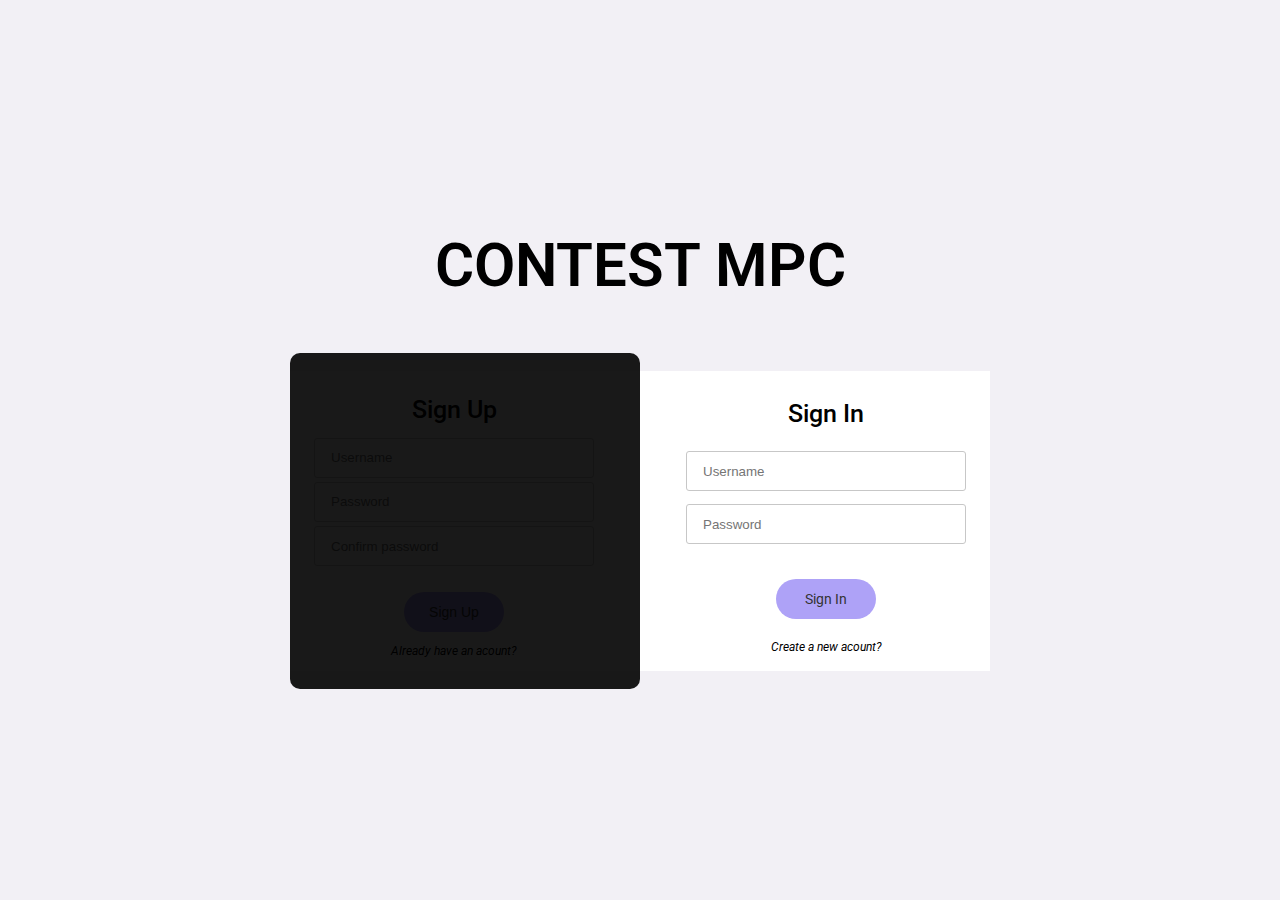
<file: index.html>
<!DOCTYPE html>
<html lang="en">
<head>
    <meta charset="UTF-8">
    <meta http-equiv="X-UA-Compatible" content="IE=edge">
    <meta name="viewport" content="width=device-width, initial-scale=1.0">
    <link rel="stylesheet" href="./assets/css/index.css">
    <link rel="stylesheet" href="./assets/css/base.css">
    <link rel="stylesheet" href="https://cdnjs.cloudflare.com/ajax/libs/font-awesome/6.1.0/css/all.min.css" integrity="sha512-10/jx2EXwxxWqCLX/hHth/vu2KY3jCF70dCQB8TSgNjbCVAC/8vai53GfMDrO2Emgwccf2pJqxct9ehpzG+MTw==" crossorigin="anonymous" referrerpolicy="no-referrer" />
    <title>Đội 4</title>
</head>
<body>
    <div class="inner">
        <p class="header">CONTEST MPC</p>
        <div class="main">
            <div class="main__item-modal"></div>
            <div class="main__item main__item--sign-up">
                <p class="main__item-heading">Sign Up</p>
                <input type="text" class="main__item-input username" placeholder="Username">
                <input type="password" class="main__item-input password" placeholder="Password">
                <input type="password" class="main__item-input confirm-password" placeholder="Confirm password">
                <button id="sign-up" class="main__item-btn">Sign Up</button>
                <p class="main__item-turn">
                    <i id="turn-sign-in">Already have an acount?</i>
                </p>
            </div>

            <div class="main__item main__item--sign-in">
                <p class="main__item-heading">Sign In</p>
                <input type="text" class="main__item-input username" placeholder="Username">
                <input type="password" class="main__item-input password" placeholder="Password">
                <a href="#" id="sign-in" class="main__item-btn">Sign In</a>
                <p class="main__item-turn">
                    <i id="turn-sign-up">Create a new acount?</i>
                </p>
            </div>
        </div>
    </div>
    <!-- Toast alert -->
    <div id="toast"></div>
    <script src="./assets/js/index.js"></script>
</body>
</html>
</file>
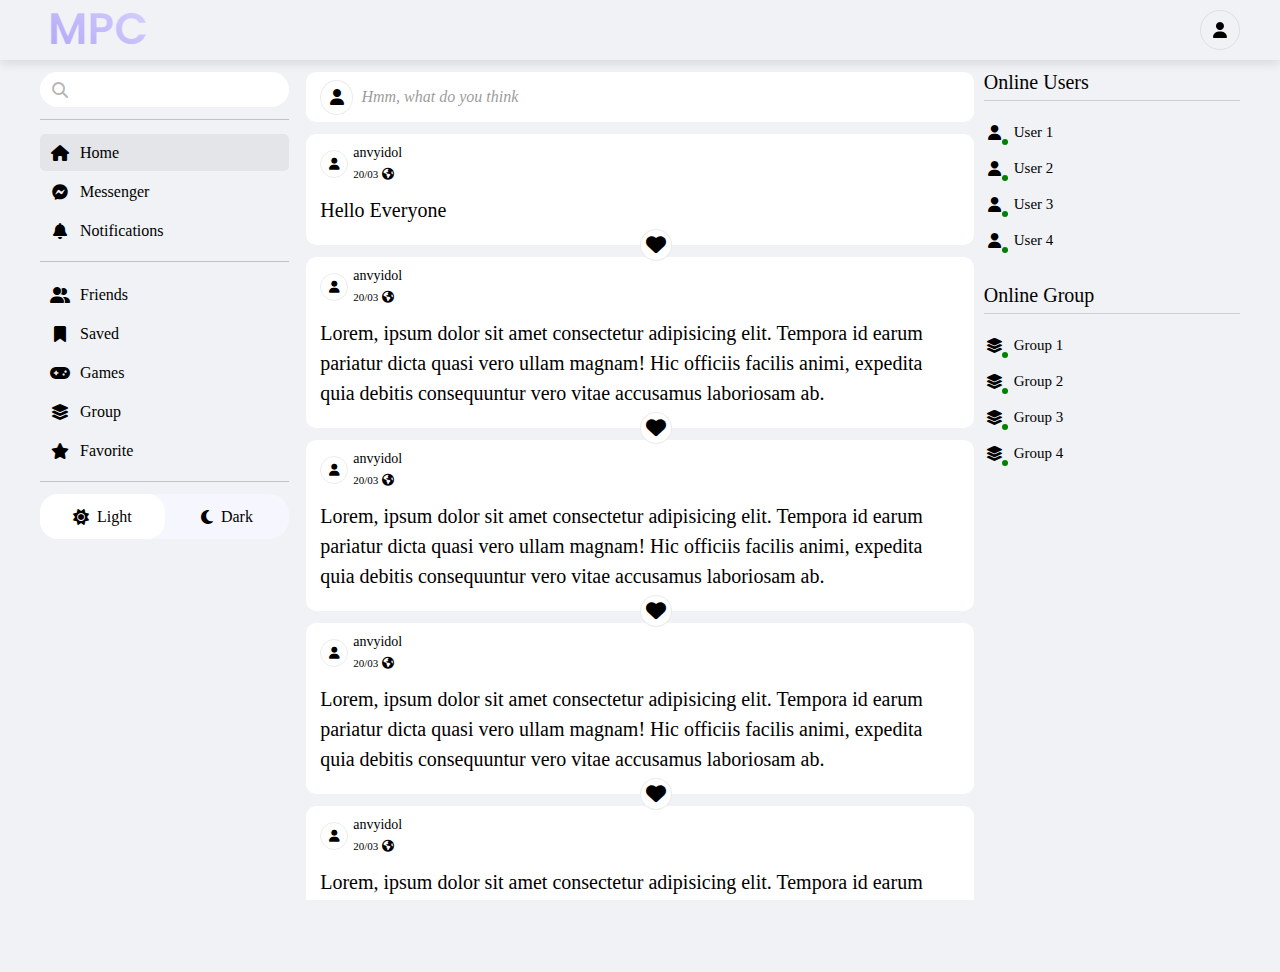
<file: homepage.html>
<!DOCTYPE html>
<html lang="en">
  <head>
    <meta charset="UTF-8" />
    <meta http-equiv="X-UA-Compatible" content="IE=edge" />
    <meta name="viewport" content="width=device-width, initial-scale=1.0" />
    <title>Document</title>
    <link rel="stylesheet" href="./assets/css/homepage.css" />
    <link rel="stylesheet" href="./assets/css/homepagereset.css" />
    <link
      rel="stylesheet"
      href="https://cdnjs.cloudflare.com/ajax/libs/font-awesome/6.1.0/css/all.min.css"
    />
    <link
      href="https://fonts.googleapis.com/css2?fgjtamily=Poppins:wght@300;400;500;600&family=Roboto:ital,wght@0,100;0,300;0,400;0,500;0,700;0,900;1,300&display=swap"
      rel="stylesheet"
    />
  </head>
  <body>
    <div id="wrapper">
      <header class="header">
        <div class="container header__inner">
          <div class="header-logo">
            <img src="./assets/img/Capture.png" alt="" />
          </div>
          <div class="header-user">
            <i class="fas fa-user"></i>
            <div class="header-user-child">
              <div class="header-child-box">
                <i class="fa-solid fa-user-pen"></i>
                <span>Edit profile</span>
              </div>
              <div class="header-child-box">
                <i class="fas fa-sign-out"></i>
                <a href="./index.html">Logout</a>
              </div>
            </div>
          </div>
        </div>
      </header>
      <main class="main">
        <div class="container">
          <div class="main__inner">
            <nav class="main__nav main__item">
              <div class="main__nav-container">
                <div class="main__nav-input">
                  <input type="text" />
                  <span>
                    <i class="fa-solid fa-magnifying-glass"></i>
                  </span>
                </div>
              </div>
              <div class="main__nav-item">
                <div class="main__nav-box main__nav-color">
                  <i class="fa-solid fa-house main__nav-icon"></i>
                  <span class="main__nav-text">Home</span>
                </div>
                <div class="main__nav-box">
                  <i class="fa-brands fa-facebook-messenger main__nav-icon"></i>
                  <span class="main__nav-text">Messenger</span>
                </div>
                <div class="main__nav-box">
                  <i class="fa-solid fa-bell main__nav-icon"></i>
                  <span class="main__nav-text">Notifications</span>
                </div>
              </div>
              <div class="main__nav-item">
                <div class="main__nav-box">
                  <i class="fa-solid fa-user-group main__nav-icon"></i>
                  <span class="main__nav-text">Friends</span>
                </div>
                <div class="main__nav-box">
                  <i class="fa-solid fa-bookmark main__nav-icon"></i>
                  <span class="main__nav-text">Saved</span>
                </div>
                <div class="main__nav-box">
                  <i class="fa-solid fa-gamepad main__nav-icon"></i>
                  <span class="main__nav-text">Games</span>
                </div>
                <div class="main__nav-box">
                  <i class="fa-solid fa-layer-group main__nav-icon"></i>
                  <span class="main__nav-text">Group</span>
                </div>
                <div class="main__nav-box">
                  <i class="fa-solid fa-star main__nav-icon"></i>
                  <span class="main__nav-text">Favorite</span>
                </div>
              </div>
              <div class="main__nav-item">
                <div class="main__nav-mode">
                  <div class="mode-light mode-item active">
                    <i class="fa-solid fa-sun"></i>
                    <span>Light</span>
                  </div>
                  <div class="mode-dark mode-item">
                    <i class="fa-solid fa-moon"></i>
                    <span>Dark</span>
                  </div>
                </div>
              </div>
            </nav>
            <div class="main__content main__item">
              <div class="main__content-input">
                <div class="input-user">
                  <i class="fas fa-user"></i>
                </div>
                <span class="input-placeholder">Hmm, what do you think </span>
              </div>
              <div class="main__content-container">
                <div class="main__content-info">
                  <div class="info-user">
                    <i class="fas fa-user"></i>
                  </div>
                  <div class="main__content-info-box">
                    <p class="info-name">anvyidol</p>
                    <span class="info-date">20/03</span>
                    <i class="fa-solid fa-earth-americas info-icon"></i>
                  </div>
                  <div class="main__content-delete">
                    <i class="fa-solid fa-trash"></i>
                  </div>
                </div>
                <div class="main__content-status">Hello Everyone</div>
                <div class="main__content-heart">
                  <i class="fa-solid fa-heart"></i>
                </div>
              </div>
              <div class="main__content-container">
                <div class="main__content-info">
                  <div class="info-user">
                    <i class="fas fa-user"></i>
                  </div>
                  <div class="main__content-info-box">
                    <p class="info-name">anvyidol</p>
                    <span class="info-date">20/03</span>
                    <i class="fa-solid fa-earth-americas info-icon"></i>
                  </div>
                </div>
                <div class="main__content-status">
                  Lorem, ipsum dolor sit amet consectetur adipisicing elit.
                  Tempora id earum pariatur dicta quasi vero ullam magnam! Hic
                  officiis facilis animi, expedita quia debitis consequuntur
                  vero vitae accusamus laboriosam ab.
                </div>
                <div class="main__content-heart">
                  <i class="fa-solid fa-heart"></i>
                </div>
              </div>
              <div class="main__content-container">
                <div class="main__content-info">
                  <div class="info-user">
                    <i class="fas fa-user"></i>
                  </div>
                  <div class="main__content-info-box">
                    <p class="info-name">anvyidol</p>
                    <span class="info-date">20/03</span>
                    <i class="fa-solid fa-earth-americas info-icon"></i>
                  </div>
                </div>
                <div class="main__content-status">
                  Lorem, ipsum dolor sit amet consectetur adipisicing elit.
                  Tempora id earum pariatur dicta quasi vero ullam magnam! Hic
                  officiis facilis animi, expedita quia debitis consequuntur
                  vero vitae accusamus laboriosam ab.
                </div>
                <div class="main__content-heart">
                  <i class="fa-solid fa-heart"></i>
                </div>
              </div>
              <div class="main__content-container">
                <div class="main__content-info">
                  <div class="info-user">
                    <i class="fas fa-user"></i>
                  </div>
                  <div class="main__content-info-box">
                    <p class="info-name">anvyidol</p>
                    <span class="info-date">20/03</span>
                    <i class="fa-solid fa-earth-americas info-icon"></i>
                  </div>
                </div>
                <div class="main__content-status">
                  Lorem, ipsum dolor sit amet consectetur adipisicing elit.
                  Tempora id earum pariatur dicta quasi vero ullam magnam! Hic
                  officiis facilis animi, expedita quia debitis consequuntur
                  vero vitae accusamus laboriosam ab.
                </div>
                <div class="main__content-heart">
                  <i class="fa-solid fa-heart"></i>
                </div>
              </div>
              <div class="main__content-container">
                <div class="main__content-info">
                  <div class="info-user">
                    <i class="fas fa-user"></i>
                  </div>
                  <div class="main__content-info-box">
                    <p class="info-name">anvyidol</p>
                    <span class="info-date">20/03</span>
                    <i class="fa-solid fa-earth-americas info-icon"></i>
                  </div>
                </div>
                <div class="main__content-status">
                  Lorem, ipsum dolor sit amet consectetur adipisicing elit.
                  Tempora id earum pariatur dicta quasi vero ullam magnam! Hic
                  officiis facilis animi, expedita quia debitis consequuntur
                  vero vitae accusamus laboriosam ab.
                </div>
                <div class="main__content-heart">
                  <i class="fa-solid fa-heart"></i>
                </div>
              </div>
            </div>
            <div class="main__user main__item">
              <div class="main__user-container">
                <h2>Online Users</h2>
                <div class="main__user-box">
                  <div class="main__user-member">
                    <div class="member-user">
                      <i class="fas fa-user"></i>
                    </div>
                    <span>User 1</span>
                  </div>
                  <div class="main__user-member">
                    <div class="member-user">
                      <i class="fas fa-user"></i>
                    </div>
                    <span>User 2</span>
                  </div>
                  <div class="main__user-member">
                    <div class="member-user">
                      <i class="fas fa-user"></i>
                    </div>
                    <span>User 3</span>
                  </div>
                  <div class="main__user-member">
                    <div class="member-user">
                      <i class="fas fa-user"></i>
                    </div>
                    <span>User 4</span>
                  </div>
                </div>
              </div>
              <div class="main__user-container">
                <h2>Online Group</h2>
                <div class="main__user-box">
                  <div class="main__user-member">
                    <div class="member-user">
                      <i class="fa-solid fa-layer-group main__nav-icon"></i>
                    </div>
                    <span>Group 1</span>
                  </div>
                  <div class="main__user-member">
                    <div class="member-user">
                      <i class="fa-solid fa-layer-group main__nav-icon"></i>
                    </div>
                    <span>Group 2</span>
                  </div>
                  <div class="main__user-member">
                    <div class="member-user">
                      <i class="fa-solid fa-layer-group main__nav-icon"></i>
                    </div>
                    <span>Group 3</span>
                  </div>
                  <div class="main__user-member">
                    <div class="member-user">
                      <i class="fa-solid fa-layer-group main__nav-icon"></i>
                    </div>
                    <span>Group 4</span>
                  </div>
                </div>
              </div>
            </div>
          </div>
        </div>
      </main>
    </div>
    <div class="modal">
      <div class="modal-overplay"></div>
      <div class="modal-body">
        <div class="post-form">
          <div class="title-container">
            <h2 class="post-title">New Post</h2>
            <i class="fas fa-times"></i>
          </div>
          <textarea
            autofocus
            id="w3review"
            name="w3review"
            rows="4"
            cols="50"
          ></textarea>
          <div class="post-btn">
            <span>POST</span>
          </div>
        </div>
        <div class="delete-form">
          <div class="delete-form-container">
            <h2>Are you sure about that?</h2>
            <div class="delete-form-box">
              <span class="yes">Yes</span>
              <span class="no">No</span>
            </div>
          </div>
        </div>
      </div>
    </div>
    <script src="./assets/js/homepage.js"></script>
  </body>
</html>
</file>
<file: assets/css/index.css>
@import url('https://fonts.googleapis.com/css2?family=Roboto:ital,wght@0,100;0,300;0,400;0,500;0,700;1,300;1,400&display=swap');
:root {
    --width-modal: 50%;
}
* {
    margin: 0;
    padding: 0;
    box-sizing: border-box;
}

html {
    font-size: 62.5%;
    font-family: "Roboto";
}

body {
    display: flex;
    justify-content: center;
    align-items: center;
    height: 100vh;
    background-color: #f2f0f5;
}

.header {
    font-size: 6rem;
    font-weight: 600;
    text-align: center;
    margin-bottom: 70px;
}

.main {
    position: relative;
    display: flex;
    justify-content: space-between;
    width: 700px;
    height: 300px;
    background-color: #fff;
}

.main__item {
    display: flex;
    flex-direction: column;
    justify-content: space-around;
    align-items: center;
    padding: 0 24px;
    background-color: #fff;
    border-radius: 10px;
    transition: all 0.5s ease;
}

.main__item--sign-in {
    transform: translateX(0);
}

.main__item--sign-up {
    transform: translateX(0);
}

.main__item-modal {
    position: absolute;
    top: 0;
    left: 0;
    width: 50%;
    height: calc(100% + 36px);
    background-color: rgb(0, 0, 0, 0.9);
    border-radius: 10px;
    transition: all 0.5s ease-in-out;
    transform: translateY(-18px);
    z-index: 1;
}

.turn {
    left: 50%;
}

.main__item-heading {
    font-size: 2.5rem;
    font-weight: 500;
    margin-top: 12px;
}

.main__item-input {
    outline: none;
    border: 0.5px solid rgb(199, 199, 199);
    border-radius: 3px;
    width: 280px;
    height: 40px;
    padding: 10px 16px;
    margin: -10px 0;
}
.main__item-input:focus {
    outline: 0.01px solid #aea2f7
}

.main__item-btn {
    width: 100px;
    border: none;
    border-radius: 20px;
    padding: 12px 12px;
    text-align: center;
    text-decoration: none;
    font-size: 1.4rem;
    outline: none;
    background-color: #aea2f7;
    color: #333;
    cursor: pointer;
    margin: 12px;
}

.main__item-btn:hover {
    background-color: #9f90ff;
}

.main__item-turn {
    margin-top: -24px;
    font-size: 1.2rem;
    cursor: pointer;
}

.main__item-turn:hover {
    text-decoration: underline;
}

.main__item--sign-up {
    display: flex;
}

.main__item--sign-in {
    display: flex;
}
/* Toast alert */

#toast {
    position: fixed;
    top: 52px;
    right: 2%;
}

.toast {
    display: flex;
    align-items: center;
    width: 300px;
    background-color: #fff;
    padding: 12px 24px;
    margin-bottom: 12px;
    font-size: 1.4rem;
    border-left: 5px solid tomato;
    border-radius: 5px;
    box-shadow: 0px 2px 4px rgb(0, 0, 0, 0.2);
    animation: slideInLeft ease 0.3s, fadeOut linear 1s 3s forwards;
}

.toast__icon-alert {
    font-size: 2.5rem;
    color: tomato;
    margin-left: -12px;
}

.toast__content {
    margin-left: 12px;
    line-height: 2rem;
}

.toast__content-heading {
    font-weight: 600;
}

.toast__content-body {
    color: #333;
}


.toast__icon-exit {
    margin-left: auto;
    color: #999;
    cursor: pointer;
}

/* .toast--hide {
    display: none;
} */
</file>
<file: assets/css/base.css>
@keyframes slideInLeft {
    from {
        opacity: 0;
        transform: translateX(100px);
    }
    to {
        opacity: 1;
        transform: translateX(0);
    }
}

@keyframes fadeOut {
    to {
        opacity: 0;
    }
}

/* Mobile */
@media screen and (max-width: 480px) {
    body {
        overflow: hidden;
    }
    .main {
        width: fit-content;
        overflow: hidden;
    }
    .header {
        font-size: 4rem;
    }
    .main__item--sign-in {
        transform: translateX(0);
    }
    .main__item--sign-up {
        transform: translateX(0);
    }
    .main__item-modal {
        display: none;
    }
}
/* Tablet */
@media screen and (max-width: 768px) {
    .main {
        width: 450px;
        display: flex;
        justify-content: center;
        overflow: hidden;
    }
    .main__item--sign-in {
        transform: translateX(-50%);
    }
    .main__item--sign-up {
        transform: translateX(-100%);
    }
    .main__item-modal {
        display: none;
    }
    .main__item--sign-in {
        position: relative;
        left: 0;
    }
}
</file>
<file: assets/css/homepage.css>
* {
    box-sizing: inherit;
  }
  
  html {
    box-sizing: border-box;
  }
  
  body {
    font-size: 62.5%;
    font-family: "Roboto", sans-serif;
    line-height: 1;
    background-color: #f0f2f5;
    overflow-y: hidden;
  }
  
  .wrapper {
    max-width: 1920px;
    margin: 0 auto;
  }
  
  .container {
    max-width: 1230px;
    padding: 0 15px;
    margin: 0 auto;
  }
  
  .header {
    position: fixed;
    z-index: 10000;
    top: 0;
    width: 100%;
    box-shadow: 0px 5px 8px rgb(0 0 0 / 8%);
    background-color: #f0f2f5;
  }
  
  .header__inner {
    position: relative;
    height: 60px;
    display: flex;
    justify-content: space-between;
    align-items: center;
  }
  
  .header-user {
    width: 40px;
    height: 40px;
    border: 1px solid rgba(0, 0, 0, 8%);
    border-radius: 50%;
    display: flex;
    justify-content: center;
    align-items: center;
    cursor: pointer;
  }
  
  .header-user:hover .header-user-child {
    display: block;
    animation: grownth 0.3s ease;
  }
  
  .header-user i {
    font-size: 16px;
  }
  
  .header-user-child {
    display: none;
    position: absolute;
    top: 100%;
    right: 14px;
    width: 160px;
    padding: 10px 0;
    border-radius: 10px;
    background-color: #fff;
    transform-origin: calc(100% - 10px) top;
    animation: smaller 0.3s ease;
    will-change: opacity transform;
  }
  
  @keyframes grownth {
    from {
      opacity: 0;
      transform: scale(0);
    }
    to {
      opacity: 1;
      transform: scale(1);
    }
  }
  @keyframes smaller {
    from {
      opacity: 1;
      transform: scale(1);
    }
    to {
      opacity: 0;
      transform: scale(0);
    }
  }
  
  .header-user-child::before {
    content: "";
    position: absolute;
    top: -20px;
    right: 0;
    height: 20px;
    width: 100%;
    background-color: transparent;
  }
  
  .header-user-child::after {
    content: "";
    position: absolute;
    top: -18px;
    right: 11px;
    border-width: 10px;
    border-style: solid;
    border-color: transparent transparent #fff transparent;
  }
  
  .header-child-box {
    padding: 8px 10px;
  }
  
  .header-child-box:hover {
    cursor: pointer;
    background-color: rgba(0, 0, 0, 20%);
  }
  
  .header-child-box i {
    font-size: 14px;
  }
  
  .header-child-box span {
    font-size: 14px;
    padding-left: 6px;
  }
  
  .main {
    margin-top: 72px;
  }
  
  .main__inner {
    display: flex;
    margin: 0 -5px;
  }
  
  .main__item {
    padding: 0 5px;
    width: 22%;
    height: 100vh;
  }
  
  .main__content {
    width: 56%;
    height: calc(100vh - 72px);
    overflow-y: scroll;
  }
  
  .main__nav {
    padding-right: 12px;
  }
  
  .main__nav-input {
    width: 100%;
    position: relative;
  }
  
  .main__nav-container {
    padding-bottom: 12px;
  }
  
  .main__nav-input input {
    width: 100%;
    height: 35px;
    border-radius: 25px;
    border: 0px;
    padding-left: 40px;
  }
  
  .main__nav-input input:focus-visible {
    outline: none;
  }
  
  .main__nav-input span {
    position: absolute;
    left: 12px;
    top: 50%;
    transform: translateY(-50%);
  }
  
  .main__nav-input span i {
    font-size: 16px;
    user-select: none;
    color: rgba(0, 0, 0, 30%);
  }
  
  .main__nav-item {
    padding: 12px 0;
    border-top: 1px solid rgba(0, 0, 0, 20%);
  }
  
  .main__nav-box {
    display: flex;
    align-items: center;
    width: 100%;
    height: 37px;
    margin-top: 2px;
    border-radius: 5px;
  }
  
  .main__nav-box:hover {
    background-color: rgba(0, 0, 0, 5%);
    cursor: pointer;
  }
  
  .main__nav-icon {
    text-align: center;
    width: 40px;
    font-size: 16px;
    position: relative;
  }
  
  .main__nav-text {
    font-size: 16px;
    font-weight: 500;
  }
  
  .main__nav-color {
    background-color: rgba(0, 0, 0, 5%);
  }
  
  .main__nav-mode {
    display: flex;
    width: 100%;
    border-radius: 20px;
    background-color: #f6f6ff;
  }
  
  .mode-item {
    flex: 1;
    display: flex;
    justify-content: center;
    align-items: center;
    height: 45px;
  }
  
  .mode-item i {
    font-size: 16px;
  }
  
  .mode-item span {
    font-size: 16px;
    padding-left: 8px;
  }
  
  .mode-light.active {
    border-radius: 18px;
  
    background-color: white;
  }
  
  .mode-dark.active {
    border-radius: 18px;
  
    background-color: black;
  }
  
  .main__content-input {
    display: flex;
    align-items: center;
    height: 50px;
    padding: 12px 14px;
    border-radius: 10px;
    background-color: #fff;
  }
  
  .main__content-input .input-placeholder {
    display: block;
    width: 100%;
    padding-left: 8px;
    opacity: 0.4;
    font-size: 16px;
    font-style: italic;
    user-select: none;
    cursor: text;
  }
  
  .main__content-container {
    position: relative;
  
    margin-top: 12px;
    border-radius: 10px;
    padding: 12px 14px 20px;
  
    background-color: #fff;
  }
  
  .input-user {
    width: 35px;
    height: 35px;
    border: 1px solid rgba(0, 0, 0, 8%);
    border-radius: 50%;
    display: flex;
    justify-content: center;
    align-items: center;
  }
  
  .input-user i {
    font-size: 16px;
  }
  
  .main__content-info {
    display: flex;
    align-items: center;
    position: relative;
  }
  
  .main__content-info-box {
    padding-left: 5px;
  }
  
  .main__content-delete {
    display: none;
    position: absolute;
    top: 0;
    right: 0;
    cursor: pointer;
  }
  
  .main__content-delete.active {
    display: block;
  }
  
  .main__content-delete i {
    font-size: 14px;
  }
  
  .main__content-info .info-name {
    font-size: 14px;
    padding-bottom: 5px;
  }
  
  .main__content-info .info-date {
    font-size: 11px;
  }
  
  .main__content-info .info-date {
    font-size: 11px;
  }
  
  .main__content-info .info-icon {
    font-size: 12px;
  }
  
  .info-user {
    width: 28px;
    height: 28px;
    border: 1px solid rgba(0, 0, 0, 8%);
    border-radius: 50%;
    display: flex;
    justify-content: center;
    align-items: center;
  }
  
  .info-user i {
    font-size: 12px;
  }
  
  .main__content-status {
    padding-top: 14px;
    font-size: 20px;
    line-height: 1.5;
  }
  
  .main__content-heart {
    position: absolute;
    z-index: 20;
    bottom: -16px;
    left: 50%;
    width: 32px;
    height: 32px;
    border: 1px solid rgba(0, 0, 0, 8%);
    border-radius: 50%;
    display: flex;
    justify-content: center;
    align-items: center;
    background-color: #fff;
    cursor: pointer;
  }
  
  .main__content-heart i {
    font-size: 20px;
    transition: color 0.3s ease;
  }
  
  .member-user {
    position: relative;
    width: 22px;
    height: 22px;
    border-radius: 50%;
    display: flex;
    justify-content: center;
    align-items: center;
  }
  
  .member-user::after {
    position: absolute;
    bottom: -2px;
    right: -2px;
    content: "";
    width: 6px;
    height: 6px;
    border-radius: 50%;
    background-color: green;
  }
  
  .main__user-box {
    border-top: 1px solid rgba(0, 0, 0, 15%);
    padding: 20px 0;
  }
  
  .member-user i {
    font-size: 15px;
  }
  
  .main__user-member {
    display: flex;
    align-items: center;
    padding-bottom: 14px;
  }
  
  .main__user-container h2 {
    padding-bottom: 8px;
    font-size: 20px;
  }
  
  .main__user-member span {
    padding-left: 8px;
    font-size: 15px;
  }
  
  .modal-overplay {
    position: absolute;
    width: 100%;
    height: 100%;
  
    background-color: rgba(0, 0, 0, 0.4);
  }
  
  .modal {
    display: none;
    z-index: 99999;
  
    position: fixed;
    top: 0;
    left: 0;
    bottom: 0;
    right: 0;
  
    animation: fadeIn linear 0.1s;
  }
  
  .modal.active {
    display: flex;
  }
  
  .modal-overplay {
    position: absolute;
    width: 100%;
    height: 100%;
  
    background-color: rgba(0, 0, 0, 0.4);
  }
  .modal-body {
    position: absolute;
    width: 100%;
    height: 100%;
    display: flex;
  }
  
  .post-form {
    display: none;
    margin: auto;
    width: 400px;
    height: 260px;
    padding: 15px;
    border-radius: 15px;
    background-color: #fff;
    flex-direction: column;
    animation: scale ease 0.7s;
  }
  
  .post-form.active {
    display: flex;
  }
  
  .delete-form {
    display: none;
    margin: auto;
    width: 400px;
    background-color: #fff;
    border-radius: 15px;
    animation: scale ease 0.7s;
  }
  
  .delete-form.active {
    display: block;
  }
  
  .delete-form-container {
    padding: 13px 36px;
    text-align: center;
  }
  
  .delete-form-container h2 {
    padding: 15px 20px;
    word-spacing: 3px;
  
    font-size: 20px;
    border-bottom: 1px solid rgba(0, 0, 0, 15%);
  }
  
  .delete-form-container .delete-form-box {
    display: flex;
    padding-top: 20px;
    justify-content: space-between;
    padding: 15px 40px;
  }
  
  .delete-form-container .delete-form-box span {
    font-size: 18px;
    padding: 8px 20px;
    border-radius: 15px;
    color: #fff;
  }
  
  .delete-form-container .delete-form-box .yes {
    background-color: #aea2f7;
    cursor: pointer;
  }
  
  .delete-form-container .delete-form-box .no {
    background-color: #d85261;
    cursor: pointer;
  }
  
  @keyframes scale {
    0% {
      transform: scale(0);
    }
    70% {
      transform: scale(1.2);
    }
    100% {
      transform: scale(1);
    }
  }
  
  .post-form .title-container {
    display: flex;
    justify-content: space-between;
    align-items: center;
  }
  
  .post-form .post-title {
    font-size: 20px;
    font-weight: 500;
  }
  
  .post-form .title-container i {
    font-size: 16px;
    cursor: pointer;
  }
  
  .post-form textarea {
    /* border: none; */
    width: 100%;
    flex: 1;
    border: none;
  }
  
  .post-form textarea:focus-visible {
    border: none;
    outline: none;
  }
  
  .post-form .post-btn {
    color: rgba(65, 21, 21, 0.15);
    text-align: center;
  }
  
  .post-form .post-btn span {
    display: inline-flex;
    justify-content: center;
    align-items: center;
  
    font-size: 16px;
    border-radius: 15px;
    height: 30px;
    width: 60px;
    border: 1px solid rgba(65, 21, 21, 0.15);
    cursor: not-allowed;
  }
</file>
<file: assets/css/homepagereset.css>
/* http://meyerweb.com/eric/tools/css/reset/ 
   v2.0 | 20110126
   License: none (public domain)
*/

html,
body,
div,
span,
applet,
object,
iframe,
h1,
h2,
h3,
h4,
h5,
h6,
p,
blockquote,
pre,
a,
abbr,
acronym,
address,
big,
cite,
code,
del,
dfn,
em,
img,
ins,
kbd,
q,
s,
samp,
small,
strike,
strong,
sub,
sup,
tt,
var,
b,
u,
i,
center,
dl,
dt,
dd,
ol,
ul,
li,
fieldset,
form,
label,
legend,
table,
caption,
tbody,
tfoot,
thead,
tr,
th,
td,
article,
aside,
canvas,
details,
embed,
figure,
figcaption,
footer,
header,
hgroup,
menu,
nav,
output,
ruby,
section,
summary,
time,
mark,
audio,
video {
  margin: 0;
  padding: 0;
  border: 0;
  font-size: 100%;
  font: inherit;
  vertical-align: baseline;
}
/* HTML5 display-role reset for older browsers */
article,
aside,
details,
figcaption,
figure,
footer,
header,
hgroup,
menu,
nav,
section {
  display: block;
}
body {
  line-height: 1;
}
ol,
ul {
  list-style: none;
}
blockquote,
q {
  quotes: none;
}
blockquote:before,
blockquote:after,
q:before,
q:after {
  content: "";
  content: none;
}
table {
  border-collapse: collapse;
  border-spacing: 0;
}
</file>
